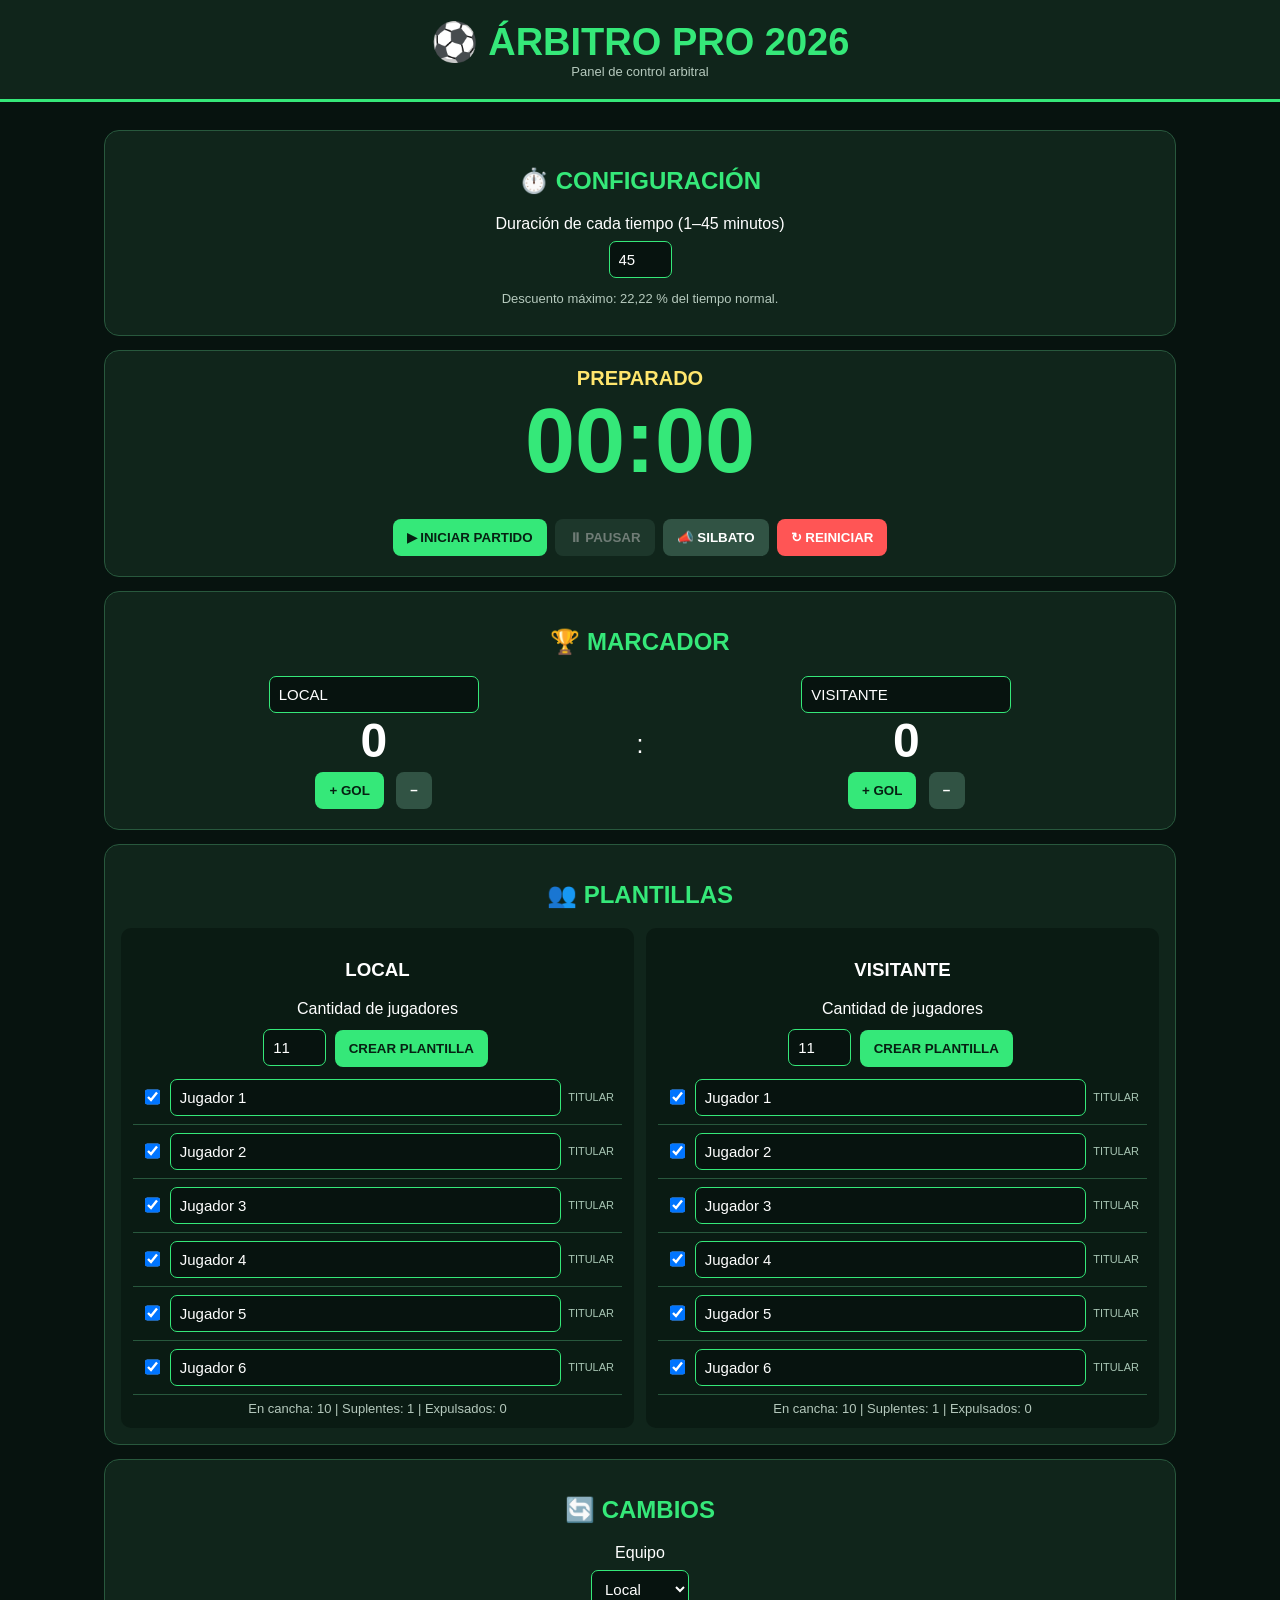
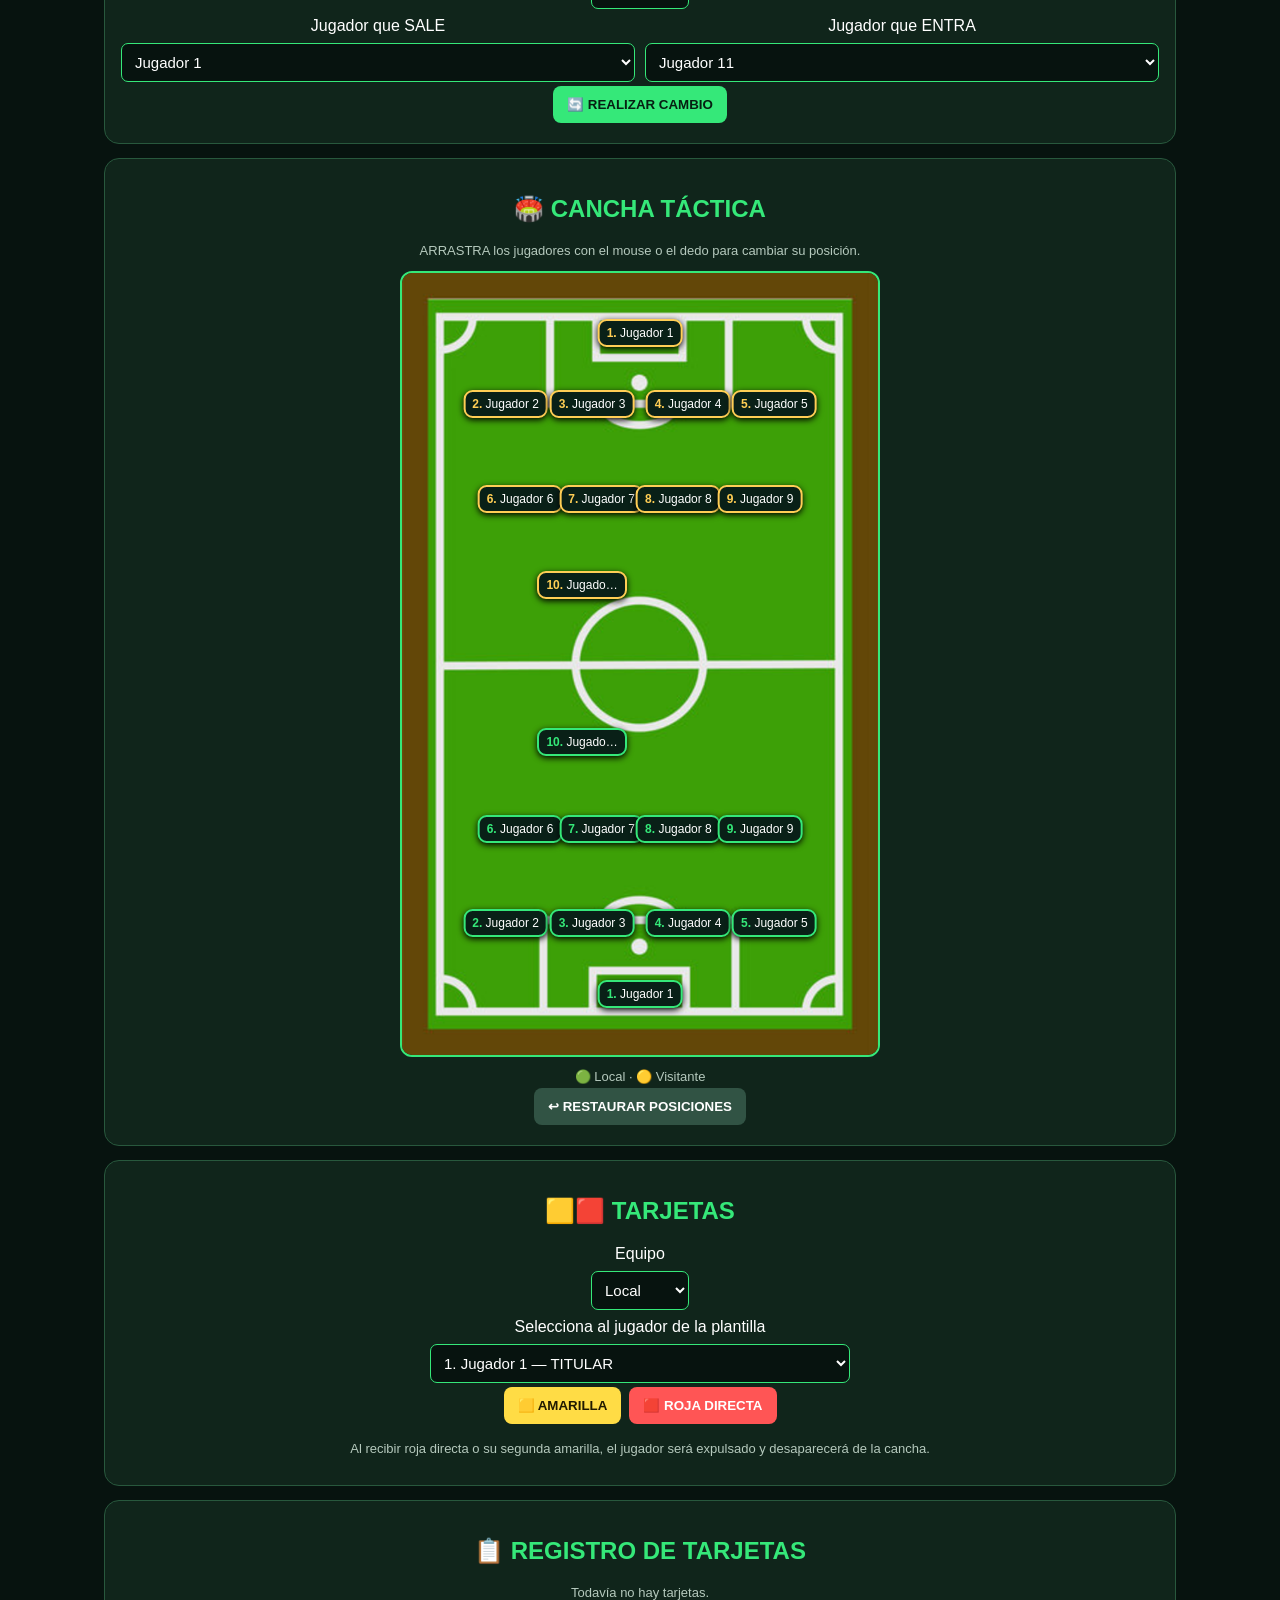
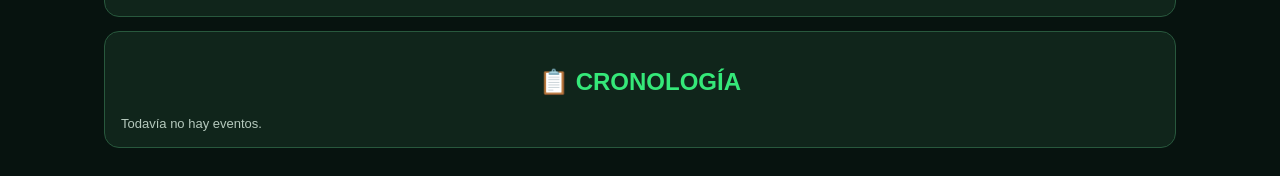
<file: arbitro_pro_suplentes_menos_de_11.html>
<!DOCTYPE html>
<html lang="es">
<head>
<meta charset="UTF-8">
<meta name="viewport" content="width=device-width,initial-scale=1">
<title>ÁRBITRO PRO 2026</title>
<style>
*{box-sizing:border-box}
body{margin:0;background:#07130f;color:white;font-family:Arial,sans-serif;text-align:center}
header{padding:20px;background:#10251b;border-bottom:3px solid #35e879}
h1{margin:0;color:#35e879;font-size:clamp(24px,5vw,38px)}
main{max-width:1100px;margin:auto;padding:14px}
.panel{background:#10251b;border:1px solid #28583d;border-radius:15px;padding:16px;margin:14px 0}
h2{color:#35e879}
button{border:0;border-radius:8px;padding:11px 14px;margin:4px;font-weight:bold;cursor:pointer;background:#35e879;color:#062012}
button:disabled{opacity:.4;cursor:not-allowed}
input,select{background:#07130f;color:white;border:1px solid #35e879;padding:9px;border-radius:7px;font-size:15px;max-width:100%}
label{display:block;margin:8px}
.small{color:#b5c9bd;font-size:13px}
#clock{font-size:clamp(48px,12vw,90px);font-weight:900;color:#35e879}
#status{font-size:20px;color:#ffe66d;font-weight:bold}
#extraBanner{color:#ffbd59;font-weight:bold;min-height:22px}
.controls{display:flex;justify-content:center;flex-wrap:wrap}
.scoreboard{display:grid;grid-template-columns:1fr auto 1fr;gap:10px;align-items:center}
.team input{width:100%;max-width:220px;text-align:center}
.score{font-size:48px;font-weight:bold}
.secondary{background:#315344;color:white}
.danger,.red{background:#ff5555;color:white}
.yellow{background:#ffdc45;color:#201900}
.events{text-align:left;max-height:300px;overflow:auto}
.event{padding:9px;border-bottom:1px solid #28583d;font-size:14px}
.event strong{color:#35e879}
.card-player,.player-row{text-align:left;padding:8px;border-bottom:1px solid #28583d}
.team-setup{display:grid;grid-template-columns:1fr 1fr;gap:12px}
.team-setup>div{background:#0a1b13;border-radius:10px;padding:12px}
.player-row{display:flex;gap:7px;align-items:center}
.player-row input[type=text]{width:100%;min-width:0}
.player-row input[type=checkbox]{width:18px;height:18px}
.roster{max-height:330px;overflow:auto}
.badge{font-size:11px;color:#a9c7b5}
#pitchWrap{width:min(100%,480px);margin:12px auto;position:relative;touch-action:none;user-select:none}
#pitch{width:100%;height:auto;display:block;border-radius:12px;border:2px solid #35e879;pointer-events:none}
.pitch-player{
 position:absolute;transform:translate(-50%,-50%);
 background:#092017;color:white;border:2px solid #35e879;
 border-radius:9px;padding:5px 7px;font-size:12px;
 max-width:90px;overflow:hidden;text-overflow:ellipsis;
 white-space:nowrap;box-shadow:0 2px 6px #000;
 cursor:grab;touch-action:none;z-index:2;
}
.pitch-player.away{border-color:#ffce55}
.pitch-player.dragging{cursor:grabbing;z-index:10;transform:translate(-50%,-50%) scale(1.12)}
.pitch-player .number{font-weight:bold;color:#35e879}
.pitch-player.away .number{color:#ffce55}
.sub-box{display:grid;grid-template-columns:1fr 1fr;gap:10px}
.sub-box select{width:100%}
@media(max-width:650px){.team-setup{grid-template-columns:1fr}.score{font-size:36px}.sub-box{grid-template-columns:1fr}}
</style>
</head>
<body>
<header>
<h1>⚽ ÁRBITRO PRO 2026</h1>
<div class="small">Panel de control arbitral</div>
</header>
<main>

<section class="panel">
<h2>⏱️ CONFIGURACIÓN</h2>
<label>Duración de cada tiempo (1–45 minutos)</label>
<input id="durationInput" type="number" min="1" max="45" value="45">
<p class="small">Descuento máximo: 22,22 % del tiempo normal.</p>
</section>

<section class="panel">
<div id="status">PREPARADO</div>
<div id="clock">00:00</div>
<div id="extraBanner"></div>
<div class="controls">
<button id="startBtn" onclick="startMatch()">▶ INICIAR PARTIDO</button>
<button id="pauseBtn" class="secondary" onclick="togglePause()" disabled>⏸ PAUSAR</button>
<button class="secondary" onclick="manualWhistle()">📣 SILBATO</button>
<button class="danger" onclick="resetMatch()">↻ REINICIAR</button>
</div>
</section>

<section class="panel">
<h2>🏆 MARCADOR</h2>
<div class="scoreboard">
<div>
<input id="homeName" value="LOCAL">
<div class="score" id="homeScore">0</div>
<button onclick="changeScore('home',1)">+ GOL</button>
<button class="secondary" onclick="changeScore('home',-1)">−</button>
</div>
<div style="font-size:25px">:</div>
<div>
<input id="awayName" value="VISITANTE">
<div class="score" id="awayScore">0</div>
<button onclick="changeScore('away',1)">+ GOL</button>
<button class="secondary" onclick="changeScore('away',-1)">−</button>
</div>
</div>
</section>

<section class="panel">
<h2>👥 PLANTILLAS</h2>
<div class="team-setup">
<div>
<h3 id="homeHeading">LOCAL</h3>
<label>Cantidad de jugadores</label>
<input id="homeCount" type="number" min="1" max="30" value="11">
<button onclick="buildRoster('home')">CREAR PLANTILLA</button>
<div id="homeRoster" class="roster"></div>
<div id="homeRosterInfo" class="small"></div>
</div>
<div>
<h3 id="awayHeading">VISITANTE</h3>
<label>Cantidad de jugadores</label>
<input id="awayCount" type="number" min="1" max="30" value="11">
<button onclick="buildRoster('away')">CREAR PLANTILLA</button>
<div id="awayRoster" class="roster"></div>
<div id="awayRosterInfo" class="small"></div>
</div>
</div>
</section>

<section class="panel">
<h2>🔄 CAMBIOS</h2>
<label>Equipo</label>
<select id="subTeam" onchange="updateSubOptions()">
<option value="home">Local</option>
<option value="away">Visitante</option>
</select>
<div class="sub-box">
<div>
<label>Jugador que SALE</label>
<select id="playerOut"></select>
</div>
<div>
<label>Jugador que ENTRA</label>
<select id="playerIn"></select>
</div>
</div>
<button onclick="makeSubstitution()">🔄 REALIZAR CAMBIO</button>
</section>

<section class="panel">
<h2>🏟️ CANCHA TÁCTICA</h2>
<p class="small">ARRASTRA los jugadores con el mouse o el dedo para cambiar su posición.</p>
<div id="pitchWrap">
<img id="pitch" src="image.png" alt="Cancha vertical">
<div id="pitchPlayers"></div>
</div>
<div class="small">🟢 Local · 🟡 Visitante</div>
<button class="secondary" onclick="resetPositions()">↩ RESTAURAR POSICIONES</button>
</section>

<section class="panel">
<h2>🟨🟥 TARJETAS</h2>
<label>Equipo</label>
<select id="playerTeam" onchange="renderCardOptions()">
<option value="home">Local</option>
<option value="away">Visitante</option>
</select>
<label>Selecciona al jugador de la plantilla</label>
<select id="cardPlayer" style="width:min(100%,420px)">
<option value="">Primero crea o selecciona una plantilla</option>
</select>
<div class="controls">
<button class="yellow" onclick="giveCard('yellow')">🟨 AMARILLA</button>
<button class="red" onclick="giveCard('red')">🟥 ROJA DIRECTA</button>
</div>
<p class="small">Al recibir roja directa o su segunda amarilla, el jugador será expulsado y desaparecerá de la cancha.</p>
</section>

<section class="panel">
<h2>📋 REGISTRO DE TARJETAS</h2>
<div id="cardRegister" class="small">Todavía no hay tarjetas.</div>
</section>

<section class="panel">
<h2>📋 CRONOLOGÍA</h2>
<div id="events" class="events"><div class="small">Todavía no hay eventos.</div></div>
</section>
</main>

<audio id="whistleAudio" src="sfx.mp3" preload="auto"></audio>

<script>
const $=id=>document.getElementById(id);
let phase="ready",currentHalf=0,duration=45,remaining=0;
let extraSeconds=0,extraRemaining=0,running=false,paused=false,interval=null;
let homeScore=0,awayScore=0;
const players=new Map();
const rosters={home:[],away:[]};

const awayPositions=[
[50,8],[22,17],[40,17],[60,17],[78,17],
[25,29],[42,29],[58,29],[75,29],[38,40],[62,40]
];
const homePositions=awayPositions.map(([x,y])=>[x,100-y]);

function whistle(){
 const a=$("whistleAudio").cloneNode();
 a.play().catch(()=>{});
}
function getDuration(){
 let n=parseInt($("durationInput").value,10);
 if(!Number.isFinite(n))n=45;
 return Math.max(1,Math.min(45,n));
}
function formatTime(s){
 return String(Math.floor(s/60)).padStart(2,"0")+":"+String(s%60).padStart(2,"0");
}
function calculateExtraTime(){
 return Math.floor(Math.random()*Math.floor(duration*60*.2222))+1;
}
function currentMatchTime(){
 if(!currentHalf)return "PREPARTIDO";
 const prefix=currentHalf===1?"1T ":"2T ";
 if(phase==="break"||phase==="finished")return prefix+duration+"+"+formatTime(extraSeconds);
 if(remaining>0)return prefix+formatTime(duration*60-remaining);
 return prefix+duration+"+"+formatTime(extraSeconds-extraRemaining);
}
function addEvent(message,time=null){
 const box=$("events"),empty=box.querySelector(".small");
 if(empty)empty.remove();
 const item=document.createElement("div");
 item.className="event";
 const stamp=document.createElement("strong");
 stamp.textContent=time||currentMatchTime();
 const desc=document.createElement("span");
 desc.textContent=" — "+message;
 item.append(stamp,desc);
 box.prepend(item);
}
function teamName(team){
 return $(team==="home"?"homeName":"awayName").value.trim()||(team==="home"?"LOCAL":"VISITANTE");
}
function updateHeadings(){
 $("homeHeading").textContent=teamName("home");
 $("awayHeading").textContent=teamName("away");
}
$("homeName").addEventListener("input",()=>{updateHeadings();renderPitch()});
$("awayName").addEventListener("input",()=>{updateHeadings();renderPitch()});

function buildRoster(team){
 let count=parseInt($(team+"Count").value,10);
 if(!Number.isFinite(count))count=11;
 count=Math.max(1,Math.min(30,count));
 $(team+"Count").value=count;
 if(rosters[team].length&&!confirm("¿Recrear esta plantilla? Se perderán sus nombres y posiciones."))return;
 rosters[team].forEach(oldPlayer=>players.delete(oldPlayer.id));
 updateCardRegister();
 // Si hay más de 3 jugadores, deja al menos uno como suplente.
 // Con 1, 2 o 3 jugadores, todos comienzan como titulares.
 const initialStarters=count>3?Math.min(11,count-1):count;
 rosters[team]=Array.from({length:count},(_,i)=>({
  id:team+"_"+i+"_"+Date.now(),
  name:"Jugador "+(i+1),starter:i<initialStarters,expelled:false,number:i+1,
  x:awayPositions[i%11][0],y:team==="away"?awayPositions[i%11][1]:homePositions[i%11][1]
 }));
 renderRoster(team);renderPitch();updateSubOptions();
}
function renderRoster(team){
 const box=$(team+"Roster");box.replaceChildren();
 rosters[team].forEach((p,i)=>{
  const row=document.createElement("div");row.className="player-row";
  const check=document.createElement("input");
  check.type="checkbox";check.checked=p.starter;check.disabled=p.expelled;
  check.addEventListener("change",()=>{
   if(check.checked&&rosters[team].filter(x=>x.starter&&!x.expelled).length>=11){
    check.checked=false;alert("Máximo 11 titulares.");return;
   }
   p.starter=check.checked;renderRosterInfo(team);renderPitch();updateSubOptions();
  });
  const name=document.createElement("input");name.type="text";name.value=p.name;
  name.addEventListener("change",()=>{
   const old=p.name;p.name=name.value.trim()||"Jugador "+(i+1);
   const card=players.get(p.id);if(card)card.name=p.name;
   updateCardRegister();renderPitch();updateSubOptions();renderCardOptions();
  });
  const badge=document.createElement("span");badge.className="badge";
  badge.textContent=p.expelled?"EXPULSADO":p.starter?"TITULAR":"SUPLENTE";
  row.append(check,name,badge);box.append(row);
 });
 renderRosterInfo(team);
 renderCardOptions();
}
function renderRosterInfo(team){
 const list=rosters[team];
 $(team+"RosterInfo").textContent=
 "En cancha: "+list.filter(p=>p.starter&&!p.expelled).length+
 " | Suplentes: "+list.filter(p=>!p.starter&&!p.expelled).length+
 " | Expulsados: "+list.filter(p=>p.expelled).length;
}
// CANCHA Y MOVIMIENTO
function renderPitch(){
 const box=$("pitchPlayers");box.replaceChildren();
 for(const team of ["away","home"]){
  rosters[team].filter(p=>p.starter&&!p.expelled).forEach(p=>{
   const token=document.createElement("div");
   token.className="pitch-player "+(team==="away"?"away":"");
   token.style.left=p.x+"%";token.style.top=p.y+"%";
   token.dataset.id=p.id;token.dataset.team=team;
   const number=document.createElement("span");
   number.className="number";number.textContent=p.number+". ";
   const name=document.createElement("span");name.textContent=p.name;
   token.append(number,name);
   token.title=p.name+" — arrastra para mover";
   box.append(token);
   enableDrag(token,p);
  });
 }
}

function enableDrag(element,player){
 let dragging=false;
 const wrap=$("pitchWrap");
 element.addEventListener("pointerdown",e=>{
  e.preventDefault();
  dragging=true;element.classList.add("dragging");
  element.setPointerCapture(e.pointerId);
 });
 element.addEventListener("pointermove",e=>{
  if(!dragging)return;
  const rect=wrap.getBoundingClientRect();
  let x=(e.clientX-rect.left)/rect.width*100;
  let y=(e.clientY-rect.top)/rect.height*100;
  x=Math.max(2,Math.min(98,x));
  y=Math.max(1,Math.min(99,y));
  player.x=x;player.y=y;
  element.style.left=x+"%";element.style.top=y+"%";
 });
 function stop(){
  if(!dragging)return;
  dragging=false;element.classList.remove("dragging");
 }
 element.addEventListener("pointerup",stop);
 element.addEventListener("pointercancel",stop);
}

function resetPositions(){
 for(const team of ["home","away"]){
  rosters[team].forEach(p=>{
   const pos=(team==="home"?homePositions:awayPositions)[(p.number-1)%11];
   p.x=pos[0];p.y=pos[1];
  });
 }
 renderPitch();
}

function updateSubOptions(){
 const team=$("subTeam").value,out=$("playerOut"),inside=$("playerIn");
 out.replaceChildren();inside.replaceChildren();
 const starters=rosters[team].filter(p=>p.starter&&!p.expelled);
 const bench=rosters[team].filter(p=>!p.starter&&!p.expelled);
 starters.forEach(p=>out.add(new Option(p.name,p.id)));
 bench.forEach(p=>inside.add(new Option(p.name,p.id)));
 if(!starters.length)out.add(new Option("No hay titulares",""));
 if(!bench.length)inside.add(new Option("No hay suplentes",""));
}
function makeSubstitution(){
 const team=$("subTeam").value;
 const outgoing=rosters[team].find(p=>p.id===$("playerOut").value);
 const incoming=rosters[team].find(p=>p.id===$("playerIn").value);
 if(!outgoing||!incoming||!outgoing.starter||incoming.starter||outgoing.expelled||incoming.expelled){
  alert("Selecciona correctamente los jugadores.");return;
 }
 outgoing.starter=false;incoming.starter=true;
 incoming.x=outgoing.x;incoming.y=outgoing.y;
 addEvent("🔄 CAMBIO de "+teamName(team)+": sale "+outgoing.name+" y entra "+incoming.name);
 whistle();renderRoster(team);renderPitch();updateSubOptions();
}

function startHalf(n){
 currentHalf=n;duration=getDuration();$("durationInput").value=duration;
 remaining=duration*60;extraSeconds=calculateExtraTime();extraRemaining=extraSeconds;
 phase=n===1?"first":"second";paused=false;running=true;
 addEvent("Inicio del "+(n===1?"primer":"segundo")+" tiempo");
 whistle();updateDisplay();interval=setInterval(tick,1000);
}
function startMatch(){
 if(phase==="ready")startHalf(1);
 else if(phase==="break")startHalf(2);
}
function tick(){
 if(!running||paused)return;
 if(remaining>0)remaining--;else if(extraRemaining>0)extraRemaining--;
 updateDisplay();if(remaining===0&&extraRemaining===0)endHalf();
}
function endHalf(){
 clearInterval(interval);interval=null;running=false;paused=false;
 const n=currentHalf;
 addEvent(n===1?"Final del primer tiempo":"Final del segundo tiempo",
 (n===1?"1T ":"2T ")+duration+"+"+formatTime(extraSeconds));
 whistle();phase=n===1?"break":"finished";updateDisplay();
}
function togglePause(){
 if(phase!=="first"&&phase!=="second")return;
 paused=!paused;updateDisplay();addEvent(paused?"Partido pausado":"Partido reanudado");
}
function manualWhistle(){whistle();addEvent("Silbato manual")}
function changeScore(team,amount){
 if(team==="home")homeScore=Math.max(0,homeScore+amount);
 else awayScore=Math.max(0,awayScore+amount);
 if(amount>0){whistle();addEvent("⚽ GOL de "+teamName(team))}
 updateDisplay();
}
function renderCardOptions(){
 const team=$("playerTeam").value,select=$("cardPlayer");
 if(!select)return;
 const previous=select.value;
 select.replaceChildren();
 const eligible=rosters[team].filter(p=>!p.expelled);
 if(!eligible.length){
  select.add(new Option("No hay jugadores disponibles",""));
  return;
 }
 eligible.forEach(p=>{
  const status=p.starter?"TITULAR":"SUPLENTE";
  select.add(new Option(p.number+". "+p.name+" — "+status,p.id));
 });
 if(eligible.some(p=>p.id===previous))select.value=previous;
}
function giveCard(type){
 const team=$("playerTeam").value;
 const p=rosters[team].find(x=>x.id===$("cardPlayer").value);
 if(!p){alert("Selecciona un jugador de la plantilla.");return}
 if(p.expelled){alert(p.name+" ya está expulsado.");renderCardOptions();return}
 let card=players.get(p.id);
 if(!card){
  card={playerId:p.id,name:p.name,team,teamName:teamName(team),yellows:0,red:false,expelled:false};
  players.set(p.id,card);
 }
 card.name=p.name;
 card.teamName=teamName(team);
 whistle();
 if(type==="yellow"){
  card.yellows++;
  if(card.yellows===1){
   addEvent("🟨 Amarilla para "+p.name+" ("+teamName(team)+")");
  }else if(card.yellows===2){
   card.red=true;card.expelled=true;
   addEvent("🟨🟨 SEGUNDA AMARILLA + 🟥 ROJA. "+p.name+" ("+teamName(team)+") EXPULSADO");
  }
 }else{
  card.red=true;card.expelled=true;
  addEvent("🟥 ROJA DIRECTA para "+p.name+" ("+teamName(team)+"). EXPULSADO");
 }
 if(card.expelled){
  p.expelled=true;
  p.starter=false;
  renderRoster(team);
  renderPitch();
  updateSubOptions();
 }
 updateCardRegister();
 renderCardOptions();
}
function updateCardRegister(){
 const box=$("cardRegister");box.replaceChildren();
 if(!players.size){box.textContent="Todavía no hay tarjetas.";box.className="small";return}
 box.className="";
 for(const p of players.values()){
  const row=document.createElement("div");row.className="card-player";
  row.textContent=p.name+" — "+p.teamName+" | 🟨 "+p.yellows+" | 🟥 "+(p.red?1:0)+(p.expelled?" | EXPULSADO":"");
  box.append(row);
 }
}
function updateDisplay(){
 $("homeScore").textContent=homeScore;$("awayScore").textContent=awayScore;
 $("clock").textContent=currentHalf===0?"00:00":remaining>0?formatTime(duration*60-remaining):duration+"+"+formatTime(extraSeconds-extraRemaining);
 $("status").textContent={ready:"PREPARADO",first:paused?"PRIMER TIEMPO · PAUSADO":"PRIMER TIEMPO",break:"DESCANSO",second:paused?"SEGUNDO TIEMPO · PAUSADO":"SEGUNDO TIEMPO",finished:"🏁 PARTIDO TERMINADO"}[phase];
 $("extraBanner").textContent=(currentHalf>0&&(phase==="first"||phase==="second")&&remaining===0)?"TIEMPO AÑADIDO: +"+formatTime(extraSeconds):"";
 $("pauseBtn").disabled=!(phase==="first"||phase==="second");
 $("pauseBtn").textContent=paused?"▶ REANUDAR":"⏸ PAUSAR";
 $("startBtn").disabled=running||phase==="finished";
 $("startBtn").textContent=phase==="ready"?"▶ INICIAR PARTIDO":phase==="break"?"▶ INICIAR 2.º TIEMPO":phase==="finished"?"PARTIDO TERMINADO":"PARTIDO EN JUEGO";
}
function resetMatch(){
 if(!confirm("¿Reiniciar el partido, marcador y tarjetas?"))return;
 clearInterval(interval);interval=null;
 phase="ready";currentHalf=0;duration=getDuration();remaining=0;
 extraSeconds=0;extraRemaining=0;running=false;paused=false;
 homeScore=0;awayScore=0;players.clear();
 $("events").innerHTML='<div class="small">Todavía no hay eventos.</div>';
 updateCardRegister();updateDisplay();
}

$("durationInput").addEventListener("change",()=>{
 if(phase==="ready"){$("durationInput").value=getDuration();updateDisplay()}
});

buildRoster("home");buildRoster("away");
updateHeadings();renderCardOptions();updateCardRegister();updateDisplay();
</script>
</body>
</html>
</file>
